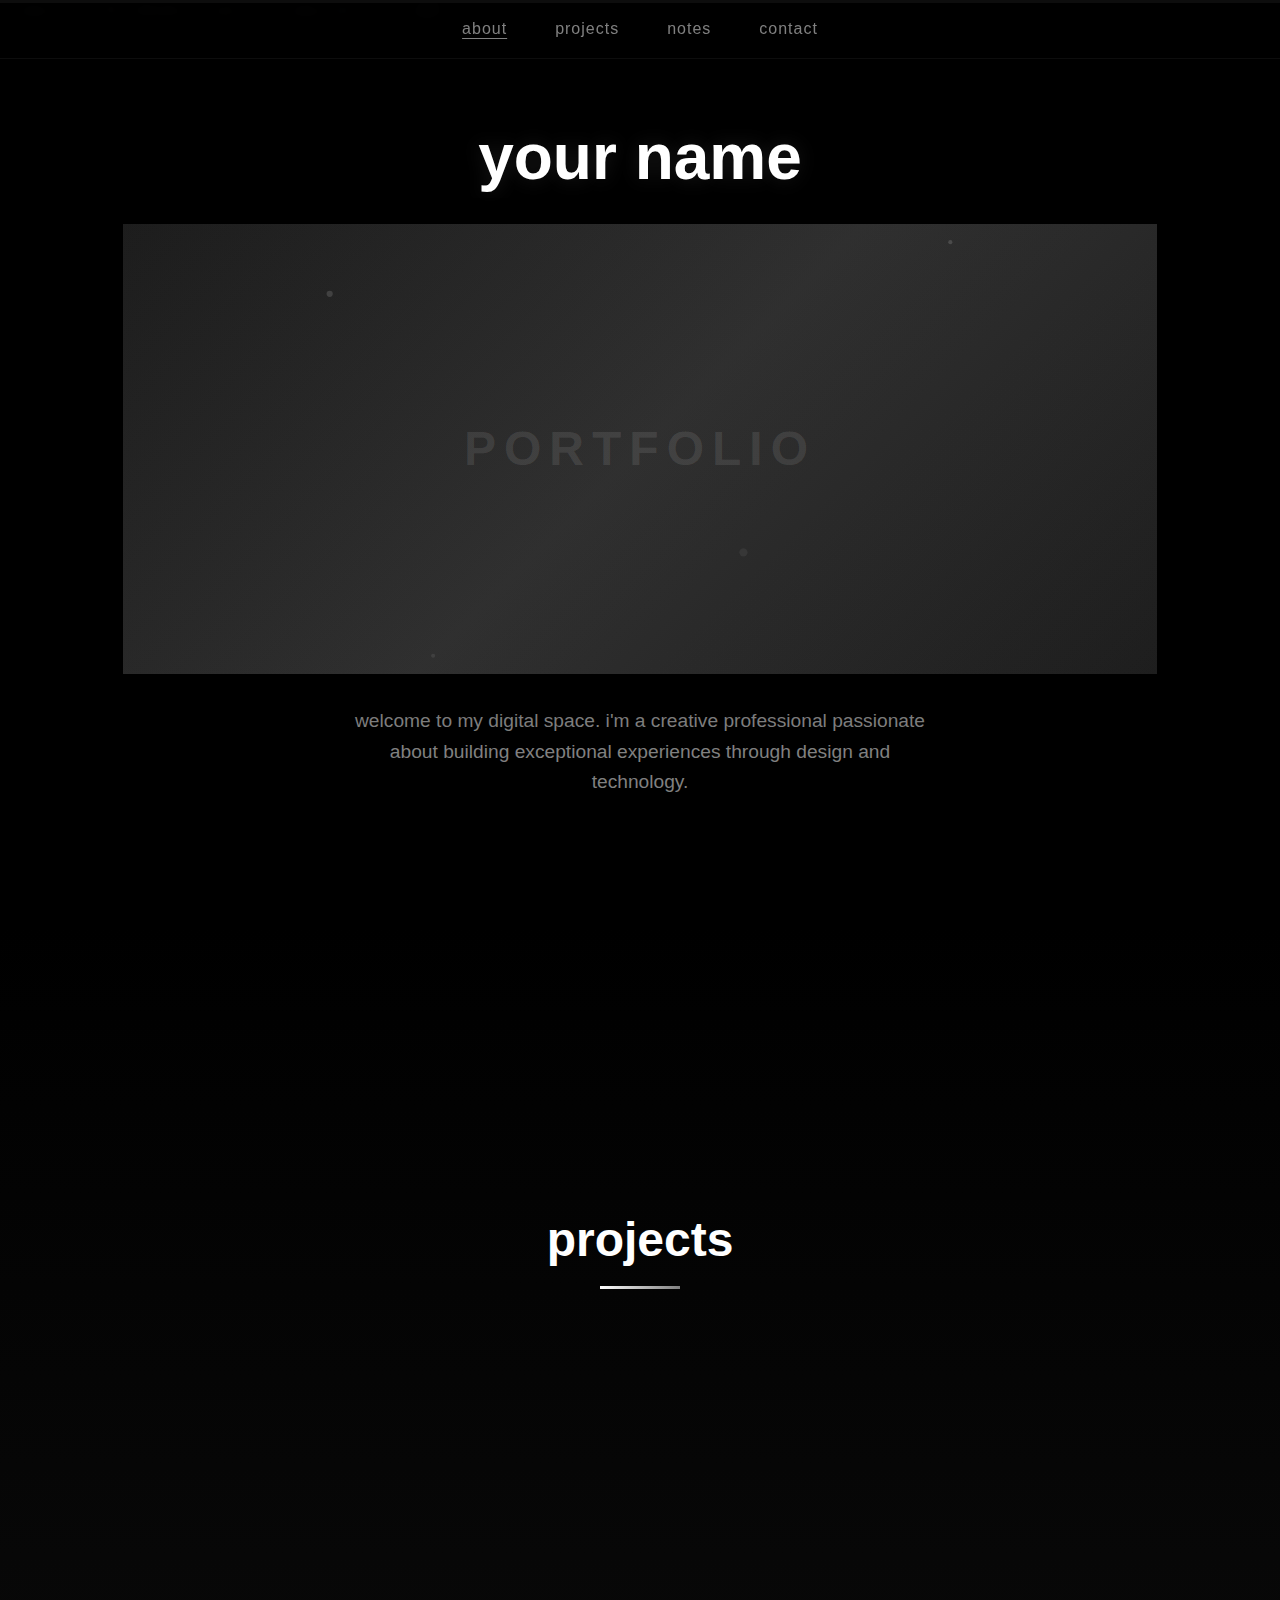
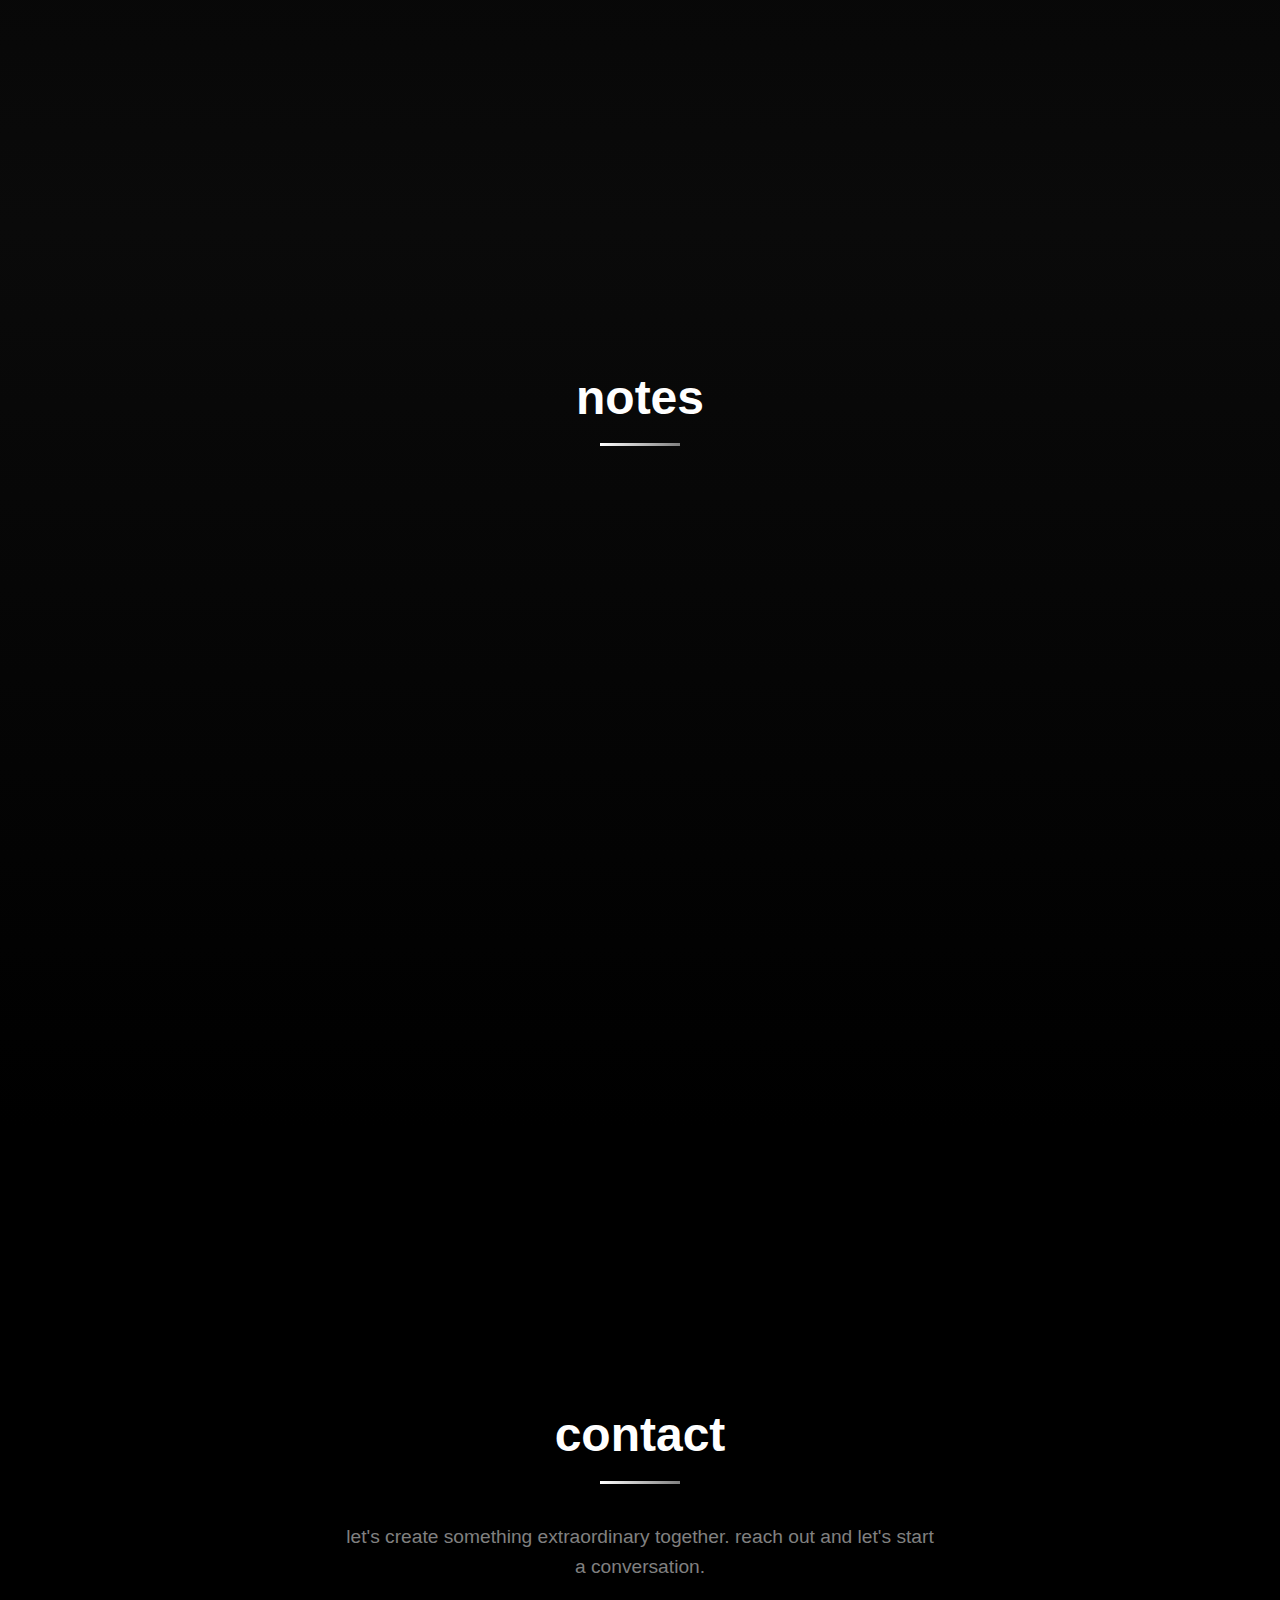
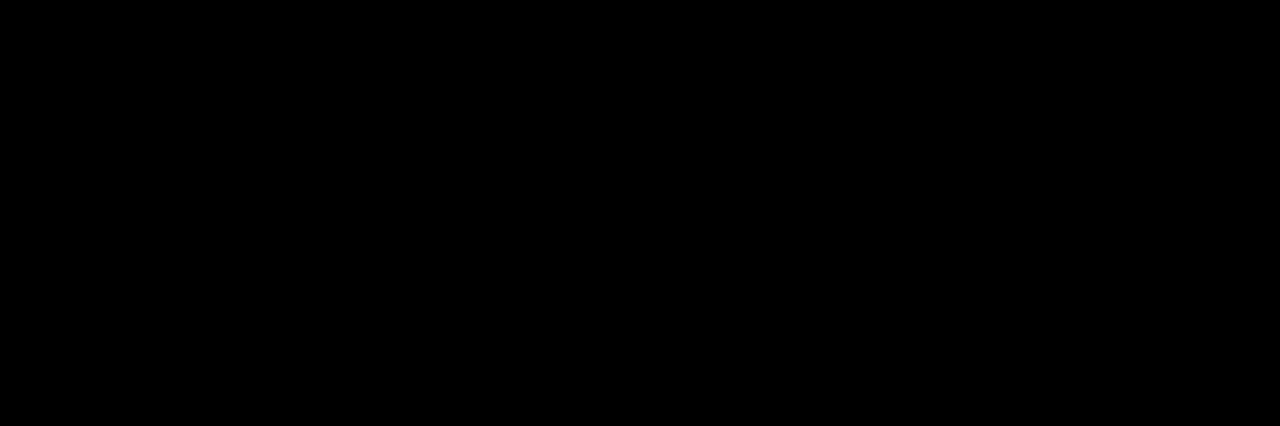
<file: about.html>
.contact-info {
                flex-direction: column;
            }

            .contact-item {
                min-width: auto;
            }<!DOCTYPE html>
<html lang="en">
<head>
    <meta charset="UTF-8">
    <meta name="viewport" content="width=device-width, initial-scale=1.0">
    <title>Portfolio - Dark Theme</title>
    <style>
        * {
            margin: 0;
            padding: 0;
            box-sizing: border-box;
        }

        html {
            scroll-behavior: smooth;
        }

        body {
            background-color: #000000;
            color: #808080;
            font-family: 'Segoe UI', Tahoma, Geneva, Verdana, sans-serif;
            line-height: 1.6;
            overflow-x: hidden;
        }

        /* Header Navigation */
        .header {
            position: fixed;
            top: 0;
            left: 0;
            width: 100%;
            background: rgba(0, 0, 0, 0.95);
            backdrop-filter: blur(10px);
            z-index: 1000;
            padding: 1rem 0;
            border-bottom: 1px solid rgba(128, 128, 128, 0.1);
        }

        .nav {
            display: flex;
            justify-content: center;
            gap: 3rem;
            max-width: 1200px;
            margin: 0 auto;
            padding: 0 2rem;
        }

        .nav a {
            color: #808080;
            text-decoration: none;
            font-size: 1rem;
            font-weight: 500;
            transition: all 0.3s ease;
            position: relative;
            text-transform: lowercase;
            letter-spacing: 1px;
        }

        .nav a:hover {
            color: #ffffff;
            transform: translateY(-2px);
        }

        .nav a::after {
            content: '';
            position: absolute;
            bottom: -5px;
            left: 0;
            width: 0;
            height: 2px;
            background: linear-gradient(90deg, #ffffff, #808080);
            transition: width 0.3s ease;
        }

        .nav a:hover::after {
            width: 100%;
        }

        .nav a[href="#about"] {
            text-decoration: underline;
            text-underline-offset: 4px;
        }

        /* Main Sections */
        .section {
            min-height: 100vh;
            padding: 0 2rem;
            display: flex;
            flex-direction: column;
            justify-content: center;
            align-items: center;
            position: relative;
        }

        /* About Section */
        .about {
            text-align: center;
            padding-top: 80px;
            justify-content: flex-start;
            padding-bottom: 0;
        }

        .about-description {
            max-width: 600px;
            text-align: center;
            font-size: 1.2rem;
            margin-top: 4rem;
            opacity: 0;
            transform: translateY(30px);
            transition: all 0.8s ease;
        }

        .about-description.visible {
            opacity: 1;
            transform: translateY(0);
        }

        .name {
            font-size: 4rem;
            font-weight: bold;
            color: #ffffff;
            margin-bottom: 1rem;
            animation: fadeInUp 1s ease-out;
            text-shadow: 0 0 20px rgba(255, 255, 255, 0.1);
        }

        .hero-image {
            width: 85%;
            max-width: 85vw;
            height: 50vh;
            background: linear-gradient(135deg, #1a1a1a 0%, #2d2d2d 50%, #1a1a1a 100%);
            border-radius: 0;
            margin: 0 auto 0 auto;
            position: relative;
            overflow: hidden;
            box-shadow: 0 20px 40px rgba(0, 0, 0, 0.3);
        }

        .hero-image::before {
            content: '';
            position: absolute;
            top: 0;
            left: 0;
            right: 0;
            bottom: 0;
            background: url('data:image/svg+xml,<svg xmlns="http://www.w3.org/2000/svg" viewBox="0 0 1000 600"><defs><linearGradient id="g" x1="0%" y1="0%" x2="100%" y2="100%"><stop offset="0%" style="stop-color:%23333;stop-opacity:0.1"/><stop offset="100%" style="stop-color:%23666;stop-opacity:0.05"/></linearGradient></defs><rect width="1000" height="600" fill="url(%23g)"/><circle cx="200" cy="150" r="3" fill="%23555" opacity="0.6"/><circle cx="800" cy="100" r="2" fill="%23777" opacity="0.4"/><circle cx="600" cy="400" r="4" fill="%23444" opacity="0.5"/><circle cx="300" cy="500" r="2" fill="%23666" opacity="0.3"/></svg>') center/cover;
            animation: float 6s ease-in-out infinite;
        }

        .hero-image::after {
            content: 'PORTFOLIO';
            position: absolute;
            top: 50%;
            left: 50%;
            transform: translate(-50%, -50%);
            font-size: 3rem;
            font-weight: bold;
            color: rgba(255, 255, 255, 0.1);
            letter-spacing: 8px;
            pointer-events: none;
        }

        /* Projects Section */
        .projects {
            background: linear-gradient(180deg, #000000 0%, #0a0a0a 100%);
        }

        .section-title {
            font-size: 3rem;
            font-weight: bold;
            color: #ffffff;
            margin-bottom: 3rem;
            text-align: center;
            position: relative;
        }

        .section-title::after {
            content: '';
            position: absolute;
            bottom: -10px;
            left: 50%;
            transform: translateX(-50%);
            width: 80px;
            height: 3px;
            background: linear-gradient(90deg, #ffffff, #808080);
        }

        .projects-grid {
            display: grid;
            grid-template-columns: repeat(auto-fit, minmax(300px, 1fr));
            gap: 2rem;
            max-width: 1200px;
            width: 100%;
        }

        .project-card {
            background: rgba(255, 255, 255, 0.02);
            border: 1px solid rgba(128, 128, 128, 0.1);
            border-radius: 12px;
            padding: 2rem;
            transition: all 0.3s ease;
            backdrop-filter: blur(10px);
        }

        .project-card:hover {
            transform: translateY(-10px);
            border-color: rgba(255, 255, 255, 0.2);
            box-shadow: 0 20px 40px rgba(0, 0, 0, 0.3);
        }

        .project-card h3 {
            color: #ffffff;
            font-size: 1.5rem;
            margin-bottom: 1rem;
        }

        /* Notes Section */
        .notes {
            background: linear-gradient(180deg, #0a0a0a 0%, #000000 100%);
        }

        .notes-container {
            max-width: 800px;
            width: 100%;
            text-align: center;
        }

        .note-item {
            background: rgba(255, 255, 255, 0.02);
            border-left: 3px solid #808080;
            margin: 1.5rem 0;
            padding: 1.5rem;
            border-radius: 0 8px 8px 0;
            transition: all 0.3s ease;
        }

        .note-item:hover {
            border-left-color: #ffffff;
            background: rgba(255, 255, 255, 0.05);
        }

        /* Contact Section */
        .contact {
            background: #000000;
        }

        .contact-container {
            max-width: 600px;
            width: 100%;
            text-align: center;
        }

        .contact-info {
            display: flex;
            flex-direction: row;
            flex-wrap: wrap;
            gap: 1.5rem;
            margin-top: 2rem;
            justify-content: center;
        }

        .contact-item {
            display: flex;
            align-items: center;
            justify-content: center;
            gap: 0.5rem;
            padding: 1rem 1.5rem;
            background: rgba(255, 255, 255, 0.02);
            border-radius: 8px;
            transition: all 0.3s ease;
            min-width: 200px;
        }

        .contact-item:hover {
            background: rgba(255, 255, 255, 0.05);
            transform: translateY(-2px);
        }

        /* Animations */
        @keyframes fadeInUp {
            from {
                opacity: 0;
                transform: translateY(50px);
            }
            to {
                opacity: 1;
                transform: translateY(0);
            }
        }

        @keyframes float {
            0%, 100% { transform: translateY(0px); }
            50% { transform: translateY(-10px); }
        }

        /* Responsive Design */
        @media (max-width: 768px) {
            .nav {
                gap: 1.5rem;
                flex-wrap: wrap;
            }

            .name {
                font-size: 2.5rem;
            }

            .section-title {
                font-size: 2rem;
            }

            .hero-image {
                height: 35vh;
            }

            .hero-image::after {
                font-size: 2rem;
                letter-spacing: 4px;
            }

            .projects-grid {
                grid-template-columns: 1fr;
            }
        }

        /* Scroll indicator */
        .scroll-indicator {
            position: fixed;
            top: 0;
            left: 0;
            width: 100%;
            height: 3px;
            background: rgba(128, 128, 128, 0.1);
            z-index: 1001;
        }

        .scroll-progress {
            height: 100%;
            background: linear-gradient(90deg, #ffffff, #808080);
            width: 0%;
            transition: width 0.1s ease;
        }
    </style>
</head>
<body>
    <div class="scroll-indicator">
        <div class="scroll-progress" id="scrollProgress"></div>
    </div>

    <header class="header">
        <nav class="nav">
            <a href="#about">About</a>
            <a href="#projects">Projects</a>
            <a href="#notes">Notes</a>
            <a href="#contact">Contact</a>
        </nav>
    </header>

    <main>
        <section id="about" class="section about">
            <h1 class="name">your name</h1>
            <div class="hero-image"></div>
            <p style="max-width: 600px; text-align: center; font-size: 1.2rem; margin-top: 2rem;">
                welcome to my digital space. i'm a creative professional passionate about building exceptional experiences through design and technology.
            </p>
        </section>

        <section id="projects" class="section projects">
            <h2 class="section-title">projects</h2>
            <div class="projects-grid">
                <div class="project-card">
                    <h3>project alpha</h3>
                    <p>a revolutionary web application that transforms how users interact with digital content. built with modern technologies and focused on user experience.</p>
                </div>
                <div class="project-card">
                    <h3>project beta</h3>
                    <p>an innovative mobile solution that bridges the gap between physical and digital experiences through cutting-edge design principles.</p>
                </div>
                <div class="project-card">
                    <h3>project gamma</h3>
                    <p>a comprehensive platform that empowers businesses to streamline their operations while maintaining aesthetic appeal and functionality.</p>
                </div>
            </div>
        </section>

        <section id="notes" class="section notes">
            <h2 class="section-title">notes</h2>
            <div class="notes-container">
                <div class="note-item">
                    <h3 style="color: #ffffff; margin-bottom: 0.5rem;">design philosophy</h3>
                    <p>great design is invisible. it seamlessly integrates functionality with beauty, creating experiences that feel natural and effortless.</p>
                </div>
                <div class="note-item">
                    <h3 style="color: #ffffff; margin-bottom: 0.5rem;">development approach</h3>
                    <p>clean code is not just about functionality—it's about creating maintainable, scalable solutions that stand the test of time.</p>
                </div>
                <div class="note-item">
                    <h3 style="color: #ffffff; margin-bottom: 0.5rem;">creative process</h3>
                    <p>innovation happens at the intersection of curiosity and discipline. every project is an opportunity to push boundaries.</p>
                </div>
            </div>
        </section>

        <section id="contact" class="section contact">
            <h2 class="section-title">contact</h2>
            <div class="contact-container">
                <p style="font-size: 1.2rem; margin-bottom: 2rem;">
                    let's create something extraordinary together. reach out and let's start a conversation.
                </p>
                <div class="contact-info">
                    <div class="contact-item">
                        <span>📧</span>
                        <span>hello@yourname.com</span>
                    </div>
                    <div class="contact-item">
                        <span>📱</span>
                        <span>+1 (555) 123-4567</span>
                    </div>
                    <div class="contact-item">
                        <span>🌐</span>
                        <span>linkedin.com/in/yourname</span>
                    </div>
                    <div class="contact-item">
                        <span>💼</span>
                        <span>github.com/yourname</span>
                    </div>
                </div>
            </div>
        </section>
    </main>

    <script>
        // Smooth scroll progress indicator
        window.addEventListener('scroll', () => {
            const scrolled = (window.scrollY / (document.documentElement.scrollHeight - window.innerHeight)) * 100;
            document.getElementById('scrollProgress').style.width = scrolled + '%';
        });

        // Add scroll animations
        const observerOptions = {
            threshold: 0.1,
            rootMargin: '0px 0px -50px 0px'
        };

        const observer = new IntersectionObserver((entries) => {
            entries.forEach(entry => {
                if (entry.isIntersecting) {
                    entry.target.style.opacity = '1';
                    entry.target.style.transform = 'translateY(0)';
                }
            });
        }, observerOptions);

        // Observe all project cards and note items
        document.querySelectorAll('.project-card, .note-item, .contact-item').forEach(el => {
            el.style.opacity = '0';
            el.style.transform = 'translateY(30px)';
            el.style.transition = 'all 0.6s ease';
            observer.observe(el);
        });

        // Enhanced navigation highlighting
        const sections = document.querySelectorAll('.section');
        const navLinks = document.querySelectorAll('.nav a');

        window.addEventListener('scroll', () => {
            let current = '';
            sections.forEach(section => {
                const sectionTop = section.offsetTop;
                const sectionHeight = section.clientHeight;
                if (scrollY >= sectionTop - 200) {
                    current = section.getAttribute('id');
                }
            });

            navLinks.forEach(link => {
                link.classList.remove('active');
                if (link.getAttribute('href') === '#' + current) {
                    link.classList.add('active');
                }
            });
        });
    </script>
</body>
</html>
</file>
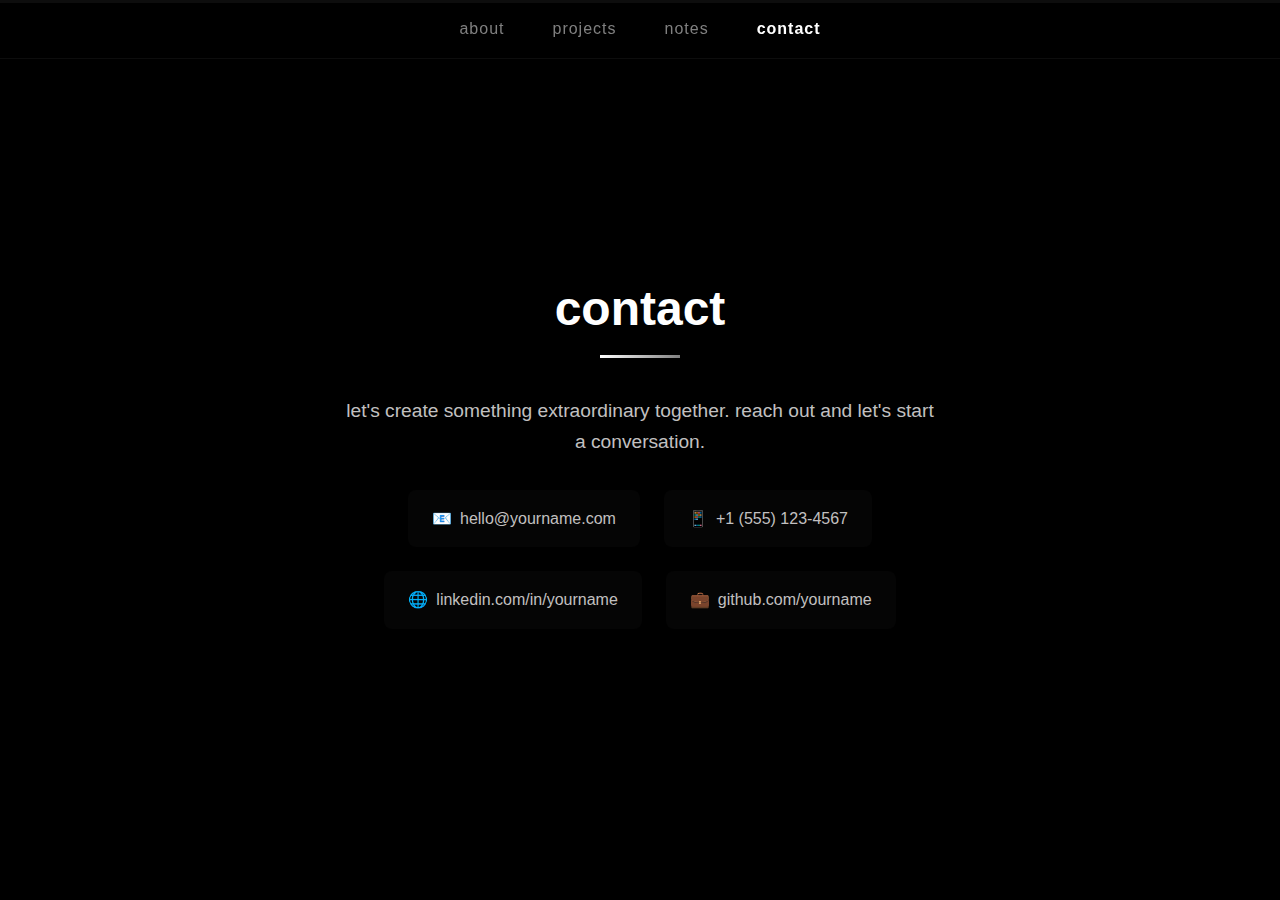
<file: contact.html>
<!DOCTYPE html>
<html lang="en">
<head>
    <meta charset="UTF-8">
    <meta name="viewport" content="width=device-width, initial-scale=1.0">
    <title>kushaal - Contact</title>
    <link rel="stylesheet" href="styles.css">
</head>
<body>
    <div class="scroll-indicator">
        <div class="scroll-progress" id="scrollProgress"></div>
    </div>

    <header class="header">
        <nav class="nav">
            <a href="index.html">About</a>
            <a href="projects.html">Projects</a>
            <a href="notes.html">Notes</a>
            <a href="contact.html" class="active">Contact</a>
        </nav>
    </header>

    <main>
        <section class="section contact">
            <h2 class="section-title">contact</h2>
            <div class="contact-container">
                <p style="font-size: 1.2rem; margin-bottom: 2rem;">
                    let's create something extraordinary together. reach out and let's start a conversation.
                </p>
                <div class="contact-info">
                    <div class="contact-item">
                        <span>📧</span>
                        <span>hello@yourname.com</span>
                    </div>
                    <div class="contact-item">
                        <span>📱</span>
                        <span>+1 (555) 123-4567</span>
                    </div>
                    <div class="contact-item">
                        <span>🌐</span>
                        <span>linkedin.com/in/yourname</span>
                    </div>
                    <div class="contact-item">
                        <span>💼</span>
                        <span>github.com/yourname</span>
                    </div>
                </div>
            </div>
        </section>
    </main>

    <script src="script.js"></script>
</body>
</html>
</file>
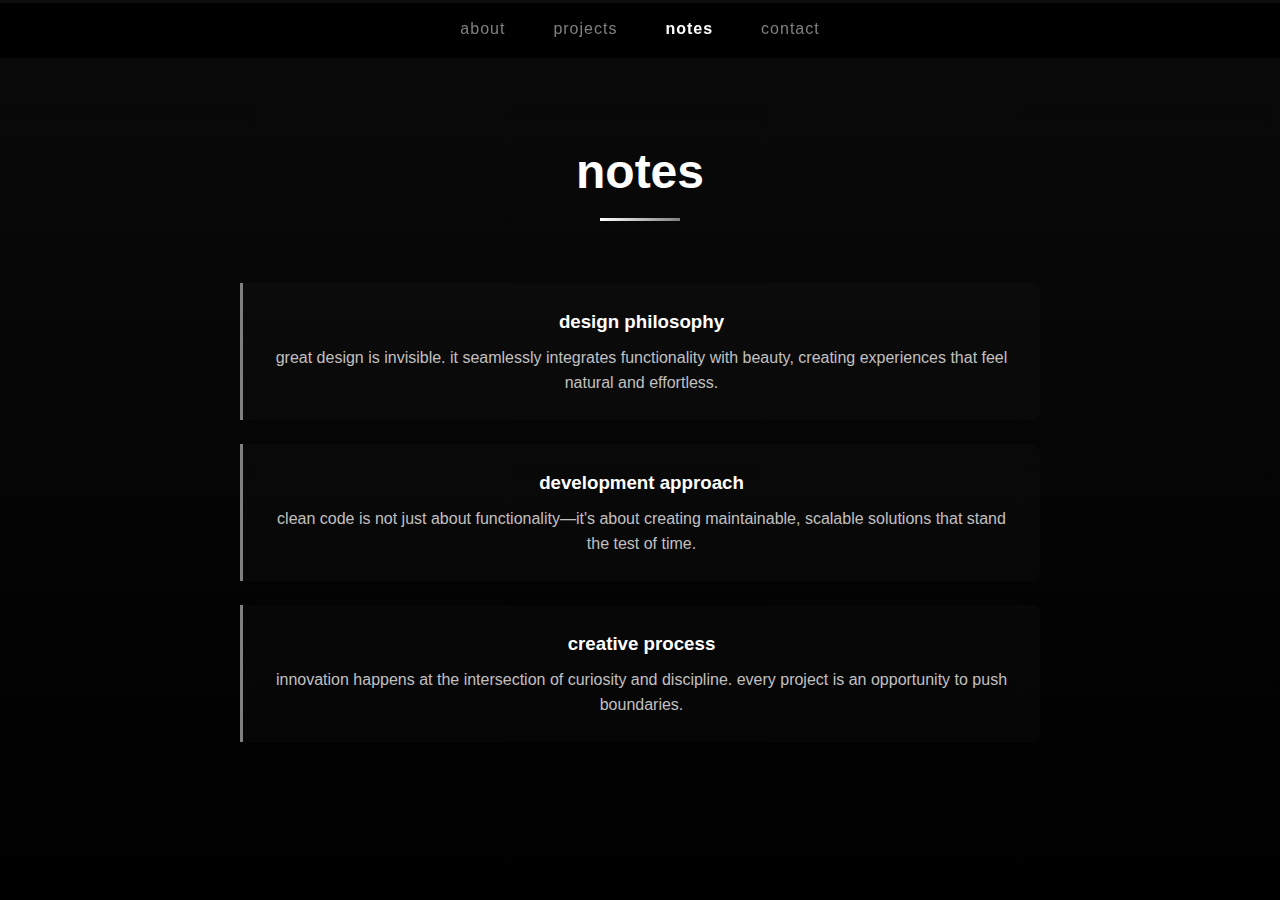
<file: notes.html>
<!DOCTYPE html>
<html lang="en">
<head>
    <meta charset="UTF-8">
    <meta name="viewport" content="width=device-width, initial-scale=1.0">
    <title>kushaal - Notes</title>
    <link rel="stylesheet" href="styles.css">
</head>
<body>
    <div class="scroll-indicator">
        <div class="scroll-progress" id="scrollProgress"></div>
    </div>

    <header class="header">
        <nav class="nav">
            <a href="index.html">About</a>
            <a href="projects.html">Projects</a>
            <a href="notes.html" class="active">Notes</a>
            <a href="contact.html">Contact</a>
        </nav>
    </header>

    <main>
        <section class="section notes">
            <h2 class="section-title">notes</h2>
            <div class="notes-container">
                <div class="note-item">
                    <h3 style="color: #ffffff; margin-bottom: 0.5rem;">design philosophy</h3>
                    <p>great design is invisible. it seamlessly integrates functionality with beauty, creating experiences that feel natural and effortless.</p>
                </div>
                <div class="note-item">
                    <h3 style="color: #ffffff; margin-bottom: 0.5rem;">development approach</h3>
                    <p>clean code is not just about functionality—it's about creating maintainable, scalable solutions that stand the test of time.</p>
                </div>
                <div class="note-item">
                    <h3 style="color: #ffffff; margin-bottom: 0.5rem;">creative process</h3>
                    <p>innovation happens at the intersection of curiosity and discipline. every project is an opportunity to push boundaries.</p>
                </div>
            </div>
        </section>
    </main>

    <script src="script.js"></script>
</body>
</html>
</file>
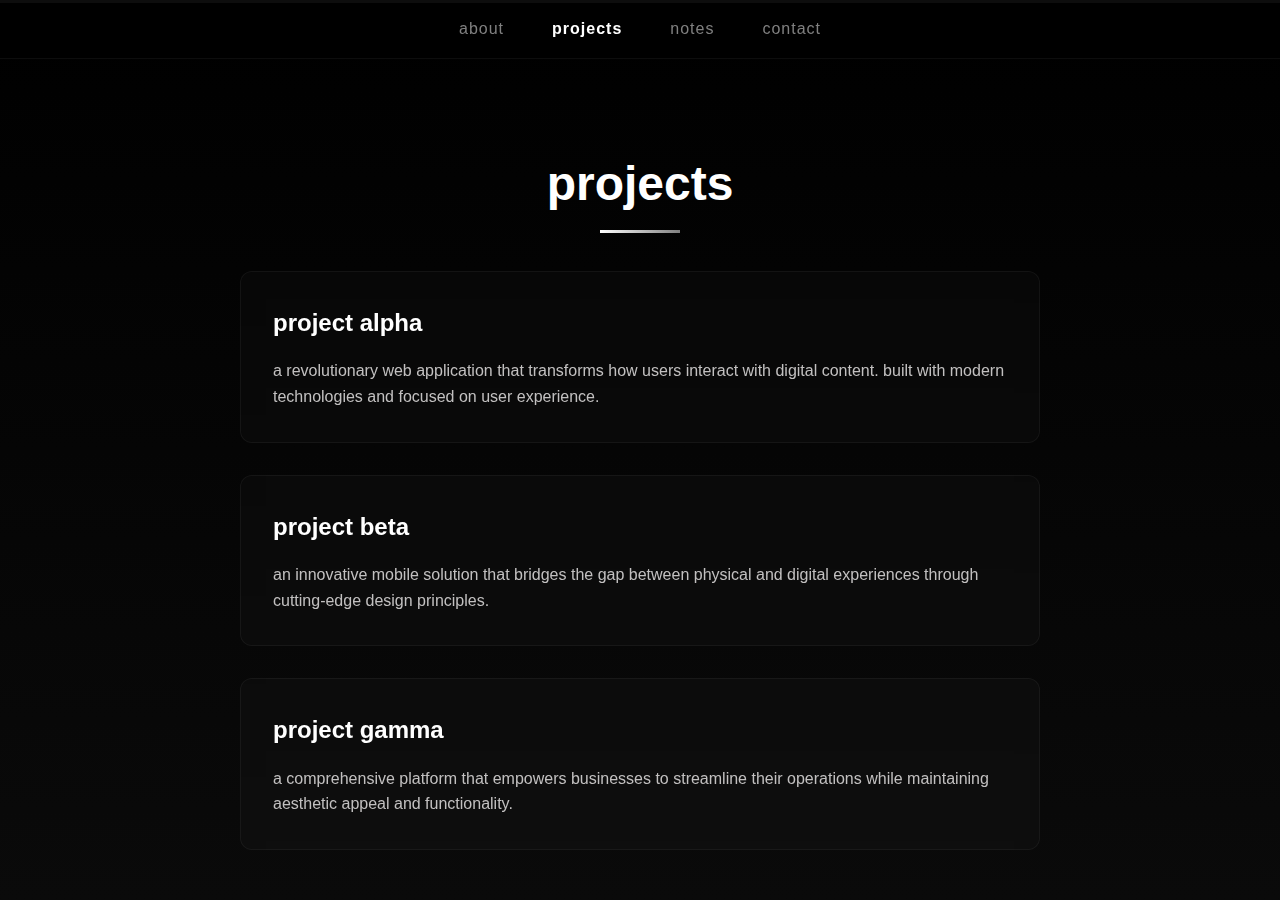
<file: projects.html>
<!DOCTYPE html>
<html lang="en">
<head>
    <meta charset="UTF-8">
    <meta name="viewport" content="width=device-width, initial-scale=1.0">
    <title>kushaal - Projects</title>
    <link rel="stylesheet" href="styles.css">
</head>
<body>
    <div class="scroll-indicator">
        <div class="scroll-progress" id="scrollProgress"></div>
    </div>

    <header class="header">
        <nav class="nav">
            <a href="index.html">About</a>
            <a href="projects.html" class="active">Projects</a>
            <a href="notes.html">Notes</a>
            <a href="contact.html">Contact</a>
        </nav>
    </header>

    <main>
        <section class="section projects">
            <h2 class="section-title">projects</h2>
            <div class="projects-grid">
                <div class="project-card">
                    <h3>project alpha</h3>
                    <p>a revolutionary web application that transforms how users interact with digital content. built with modern technologies and focused on user experience.</p>
                </div>
                <div class="project-card">
                    <h3>project beta</h3>
                    <p>an innovative mobile solution that bridges the gap between physical and digital experiences through cutting-edge design principles.</p>
                </div>
                <div class="project-card">
                    <h3>project gamma</h3>
                    <p>a comprehensive platform that empowers businesses to streamline their operations while maintaining aesthetic appeal and functionality.</p>
                </div>
            </div>
        </section>
    </main>

    <script src="script.js"></script>
</body>
</html>
</file>
<file: styles.css>
* {
    margin: 0;
    padding: 0;
    box-sizing: border-box;
}

html {
    scroll-behavior: smooth;
}

body {
    background-color: #000000;
    color: #c2c0c0;
    font-family: 'Segoe UI', Tahoma, Geneva, Verdana, sans-serif;
    line-height: 1.6;
    overflow-x: hidden;
}

/* Header Navigation */
.header {
    position: fixed;
    top: 0;
    left: 0;
    width: 100%;
    background: rgba(0, 0, 0, 0.95);
    backdrop-filter: blur(10px);
    z-index: 1000;
    padding: 1rem 0;
    border-bottom: 1px solid rgba(128, 128, 128, 0.1);
}

.nav {
    display: flex;
    justify-content: center;
    gap: 3rem;
    max-width: 1200px;
    margin: 0 auto;
    padding: 0 2rem;
}

.nav a {
    color: #808080;
    text-decoration: none;
    font-size: 1rem;
    font-weight: 500;
    transition: all 0.3s ease;
    position: relative;
    text-transform: lowercase;
    letter-spacing: 1px;
}

.nav a:hover {
    color: #ffffff;
    transform: translateY(-2px);
}

.nav a::after {
    content: '';
    position: absolute;
    bottom: -5px;
    left: 0;
    width: 0;
    height: 2px;
    background: linear-gradient(90deg, #ffffff, #808080);
    transition: width 0.3s ease;
}

.nav a:hover::after {
    width: 100%;
}

.nav a.active {
    font-weight: bold;
    color: #ffffff;
}

/* Main Sections */
.section {
    min-height: 100vh;
    padding: 0 2rem;
    display: flex;
    flex-direction: column;
    align-items: center;
    position: relative;
    scroll-margin-top: 100px;
}

/* About Section */
.about {
    text-align: center;
    padding-top: 30px;
    justify-content: flex-start;
    padding-bottom: 0;
}

.about-description {
    width: 60%;
    max-width: 1200px;
    text-align: left;
    font-size: 1.2rem;
    margin: 0 auto;
    opacity: 0;
    transform: translateY(30px);
    transition: all 0.8s cubic-bezier(0.4, 0, 0.2, 1);
    line-height: 1.6;
}


.about-description + .about-description {
    margin-top: 1rem;
}

.about-description.visible {
    opacity: 1;
    transform: translateY(0);
}

.name {
    font-size: 4rem;
    font-weight: bold;
    color: #ffffff;
    margin-bottom: 1rem;
    margin-top: 1rem;
    animation: fadeInUp 1s ease-out;
    text-shadow: 0 0 20px rgba(255, 255, 255, 0.1);
}

.hero-image {
    width: 60%;
    max-width: 1200px;
    height: calc(100vh - 220px);
    background: linear-gradient(135deg, #000000 0%, #000000 0%, #000000 0%);
    border-radius: 12px;
    margin: 0 auto 2rem auto;
    position: relative;
    overflow: hidden;
    box-shadow: 0 20px 40px rgba(0, 0, 0, 0);
}

.hero-image::before {
    content: '';
    position: absolute;
    top: 0;
    left: 0;
    right: 0;
    bottom: 0;
    background: url('3.svg') center/cover;
    animation: float 6s ease-in-out infinite;
}

.hero-image::after {
    content: '';
    position: absolute;
    top: 50%;
    left: 50%;
    transform: translate(-50%, -50%);
    font-size: 3rem;
    font-weight: bold;
    color: rgba(0, 0, 0, 0);
    letter-spacing: 8px;
    pointer-events: none;
}

/* Projects Section */
.projects {
    background: linear-gradient(180deg, #000000 0%, #0a0a0a 100%);
    padding-top: 6rem; /* or 100px */
    justify-content: center;
}

.section-title {
    font-size: 3rem;
    font-weight: bold;
    color: #ffffff;
    margin-bottom: 3rem;
    text-align: center;
    position: relative;
}

.section-title::after {
    content: '';
    position: absolute;
    bottom: -10px;
    left: 50%;
    transform: translateX(-50%);
    width: 80px;
    height: 3px;
    background: linear-gradient(90deg, #ffffff, #808080);
}

.projects-grid {
    display: flex;
    flex-direction: column;
    gap: 2rem;
    max-width: 800px;
    width: 100%;
    margin: 0 auto;
}

.project-card {
    background: rgba(255, 255, 255, 0.02);
    border: 1px solid rgba(128, 128, 128, 0.1);
    border-radius: 12px;
    padding: 2rem;
    transition: all 0.5s cubic-bezier(0.4, 0, 0.2, 1);
    backdrop-filter: blur(10px);
    opacity: 0;
    transform: translateY(50px);
}

.project-card.visible {
    opacity: 1;
    transform: translateY(0);
}

.project-card:hover {
    transform: translateY(-10px);
    border-color: rgba(255, 255, 255, 0.2);
    box-shadow: 0 20px 40px rgba(0, 0, 0, 0.3);
}

.project-card h3 {
    color: #ffffff;
    font-size: 1.5rem;
    margin-bottom: 1rem;
}

/* Notes Section */
.notes {
    background: linear-gradient(180deg, #0a0a0a 0%, #000000 100%);
    justify-content: center;
}

.notes-container {
    max-width: 800px;
    width: 100%;
    text-align: center;
}

.note-item {
    background: rgba(255, 255, 255, 0.02);
    border-left: 3px solid #808080;
    margin: 1.5rem 0;
    padding: 1.5rem;
    border-radius: 0 8px 8px 0;
    transition: all 0.5s cubic-bezier(0.4, 0, 0.2, 1);
    opacity: 0;
    transform: translateY(30px);
}

.note-item.visible {
    opacity: 1;
    transform: translateY(0);
}

.note-item:hover {
    border-left-color: #ffffff;
    background: rgba(255, 255, 255, 0.05);
}

/* Contact Section */
.contact {
    background: #000000;
    justify-content: center;
}

.contact-container {
    max-width: 600px;
    width: 100%;
    text-align: center;
}

.contact-info {
    display: flex;
    flex-direction: row;
    flex-wrap: wrap;
    gap: 1.5rem;
    margin-top: 2rem;
    justify-content: center;
}

.contact-item {
    display: flex;
    align-items: center;
    justify-content: center;
    gap: 0.5rem;
    padding: 1rem 1.5rem;
    background: rgba(255, 255, 255, 0.02);
    border-radius: 8px;
    transition: all 0.5s cubic-bezier(0.4, 0, 0.2, 1);
    min-width: 200px;
    opacity: 0;
    transform: translateY(30px);
}

.contact-item.visible {
    opacity: 1;
    transform: translateY(0);
}

.contact-item:hover {
    background: rgba(255, 255, 255, 0.05);
    transform: translateY(-2px);
}

/* Animations */
@keyframes fadeInUp {
    from {
        opacity: 0;
        transform: translateY(50px);
    }
    to {
        opacity: 1;
        transform: translateY(0);
    }
}

@keyframes float {
    0%, 100% { transform: translateY(0px); }
    50% { transform: translateY(-10px); }
}

/* Responsive Design */
@media (max-width: 768px) {
    .nav {
        gap: 1.5rem;
        flex-wrap: wrap;
    }

    .name {
        font-size: 2.5rem;
    }

    .section-title {
        font-size: 2rem;
    }

    .hero-image {
        height: calc(100vh - 160px);
        width: 90%;
        max-width: 90vw;
    }

    .about-description {
        margin: 3rem auto 6rem auto;
        font-size: 1.1rem;
        max-width: 80ch;
        line-height: 1.6;
        text-align: justify;
    }

    .hero-image::after {
        font-size: 2rem;
        letter-spacing: 4px;
    }

    .projects-grid {
        grid-template-columns: 1fr;
    }

    .contact-info {
        flex-direction: column;
    }

    .contact-item {
        min-width: auto;
    }
}

/* Scroll indicator */
.scroll-indicator {
    position: fixed;
    top: 0;
    left: 0;
    width: 100%;
    height: 3px;
    background: rgba(128, 128, 128, 0.1);
    z-index: 1001;
}

.scroll-progress {
    height: 100%;
    background: linear-gradient(90deg, #ffffff, #808080);
    width: 0%;
    transition: width 0.1s ease;
}
.scroll-down-arrow {
    margin-top: -2rem;
    display: flex;
    justify-content: center;
    align-items: center;
    animation: bounceDown 4.5s infinite;
    opacity: 0.4;
    transition: opacity 0.3s ease;
}

.scroll-down-arrow:hover {
    opacity: 0.6;
    cursor: pointer;
}

.scroll-down-arrow svg {
    width: 48px;
    height: 48px;
    stroke: #ffffff;
}

/* Subtle bouncing animation */
@keyframes bounceDown {
    0%, 100% {
        transform: translateY(0px);
    }
    50% {
        transform: translateY(8px);
    }
}

.about {
    color: #e0e0e0; /* Sets color for all text inside About section */
}

.about-description {
    color: #e0e0e0; /* Optional: more specific, applies only to paragraph text */
}

.light-link {
    color: #66b2ff; /* Light blue */
    text-decoration: underline;
    transition: color 0.3s ease;
}

.light-link:hover {
    color: #ffffff; /* Optional: on hover, brighten it */
}
.dark-link {
    color: #62686d;
    text-decoration: none;
}

.dark-link:hover {
    color: #ffffff;
}
</file>
